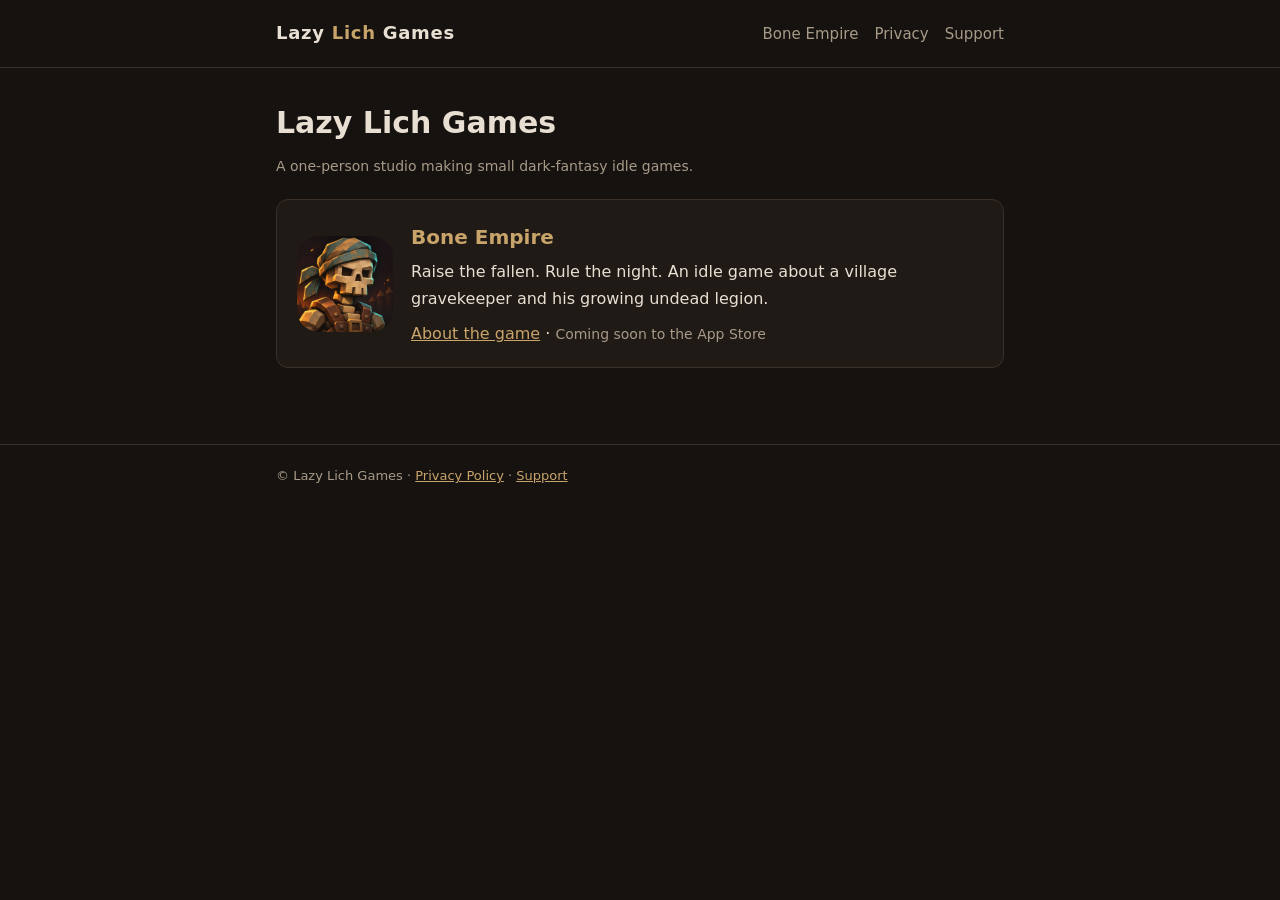
<file: index.html>
<!doctype html>
<html lang="en">
<head>
<meta charset="utf-8">
<meta name="viewport" content="width=device-width, initial-scale=1">
<title>Lazy Lich Games</title>
<meta name="description" content="Lazy Lich Games — small dark-fantasy idle games.">
<link rel="stylesheet" href="style.css">
</head>
<body>
<header class="site"><div class="wrap">
  <a class="brand" href="./">Lazy <span>Lich</span> Games</a>
  <nav><a href="bone-empire/">Bone Empire</a><a href="privacy/">Privacy</a><a href="support/">Support</a></nav>
</div></header>

<main><div class="wrap">
<h1>Lazy Lich Games</h1>
<p class="muted">A one-person studio making small dark-fantasy idle games.</p>

<div class="card game">
  <img src="bone-empire/icon.png" alt="Bone Empire icon">
  <div>
    <h2>Bone Empire</h2>
    <p style="margin:0">Raise the fallen. Rule the night. An idle game about a village gravekeeper and his growing undead legion.</p>
    <p style="margin:8px 0 0"><a href="bone-empire/">About the game</a> · <span class="muted">Coming soon to the App Store</span></p>
  </div>
</div>
</div></main>

<footer><div class="wrap">© Lazy Lich Games · <a href="privacy/">Privacy Policy</a> · <a href="support/">Support</a></div></footer>
</body>
</html>
</file>
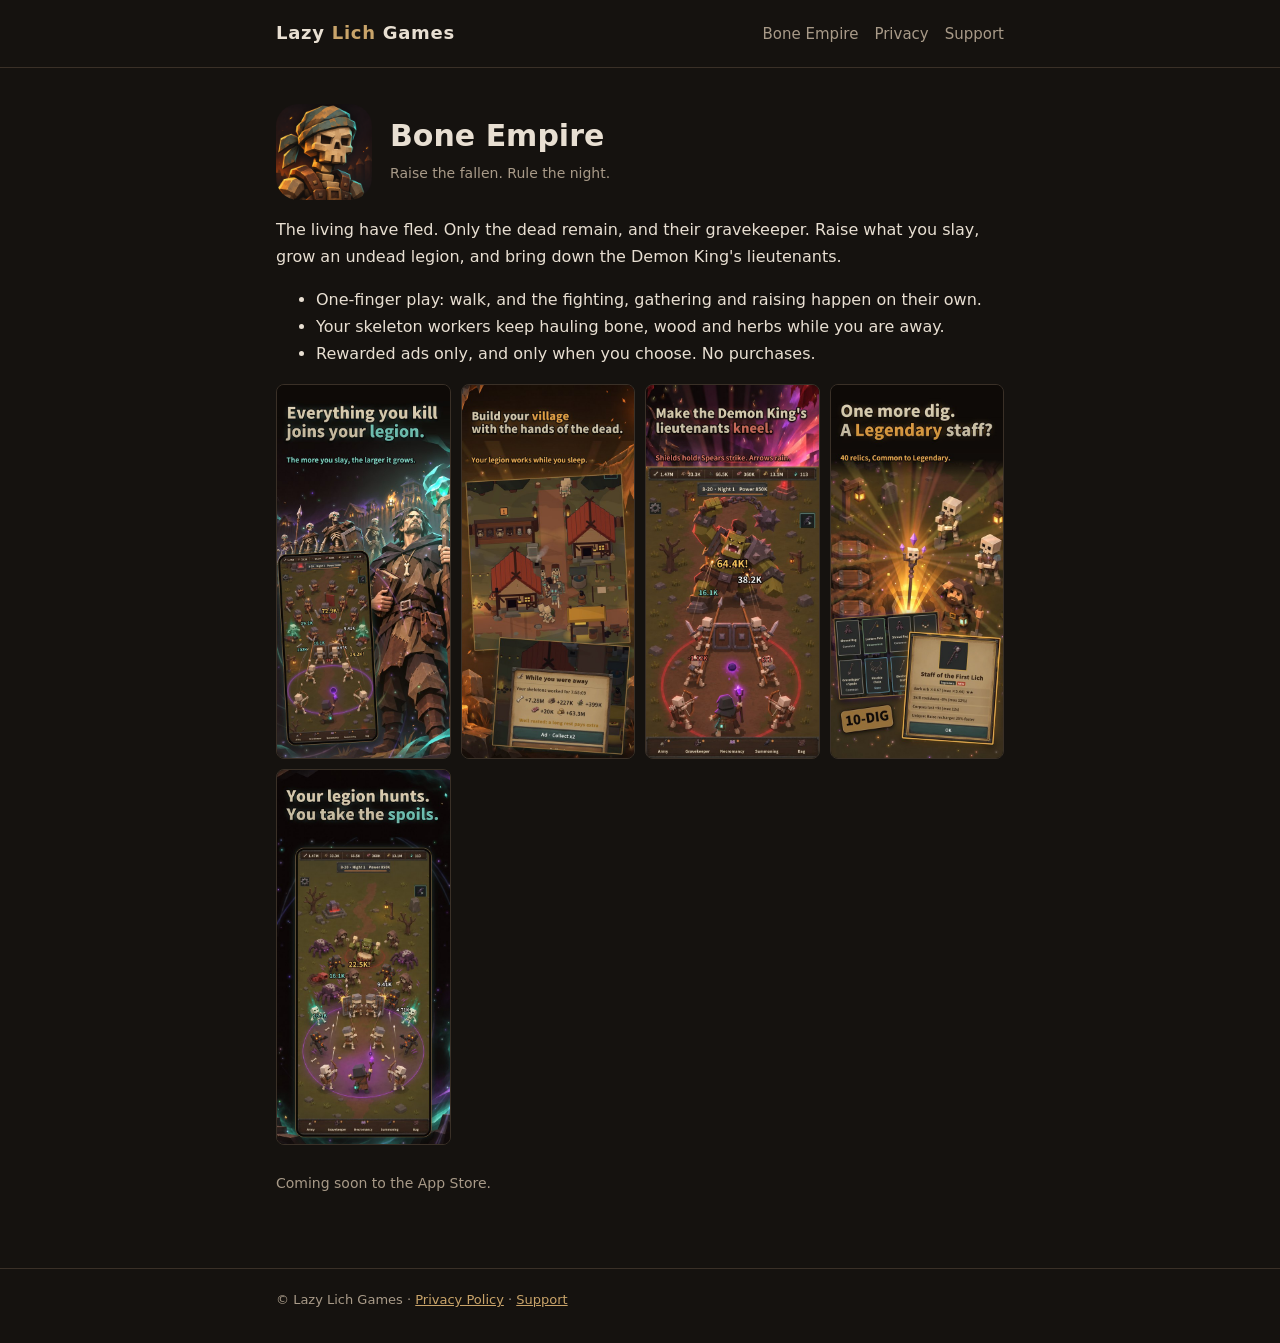
<file: bone-empire/index.html>
<!doctype html>
<html lang="en">
<head>
<meta charset="utf-8">
<meta name="viewport" content="width=device-width, initial-scale=1">
<title>Bone Empire · Lazy Lich Games</title>
<meta name="description" content="Bone Empire: an idle game about a village gravekeeper and his undead legion.">
<link rel="stylesheet" href="../style.css">
</head>
<body>
<header class="site"><div class="wrap">
  <a class="brand" href="../">Lazy <span>Lich</span> Games</a>
  <nav><a href="../bone-empire/">Bone Empire</a><a href="../privacy/">Privacy</a><a href="../support/">Support</a></nav>
</div></header>

<main><div class="wrap">
<div class="game">
  <img src="icon.png" alt="Bone Empire icon">
  <div>
    <h1>Bone Empire</h1>
    <p class="muted" style="margin:0">Raise the fallen. Rule the night.</p>
  </div>
</div>

<p>The living have fled. Only the dead remain, and their gravekeeper. Raise what you slay, grow an undead legion, and bring down the Demon King's lieutenants.</p>
<ul>
  <li>One-finger play: walk, and the fighting, gathering and raising happen on their own.</li>
  <li>Your skeleton workers keep hauling bone, wood and herbs while you are away.</li>
  <li>Rewarded ads only, and only when you choose. No purchases.</li>
</ul>

<div class="shots">
  <img src="shot1.jpg" alt="Command the dead">
  <img src="shot2.jpg" alt="Raise your village">
  <img src="shot3.jpg" alt="Make them kneel">
  <img src="shot4.jpg" alt="Unearth a legend">
  <img src="shot5.jpg" alt="The legion hunts">
</div>

<p style="margin-top:24px"><span class="muted">Coming soon to the App Store.</span></p>
</div></main>

<footer><div class="wrap">© Lazy Lich Games · <a href="../privacy/">Privacy Policy</a> · <a href="../support/">Support</a></div></footer>
</body>
</html>
</file>
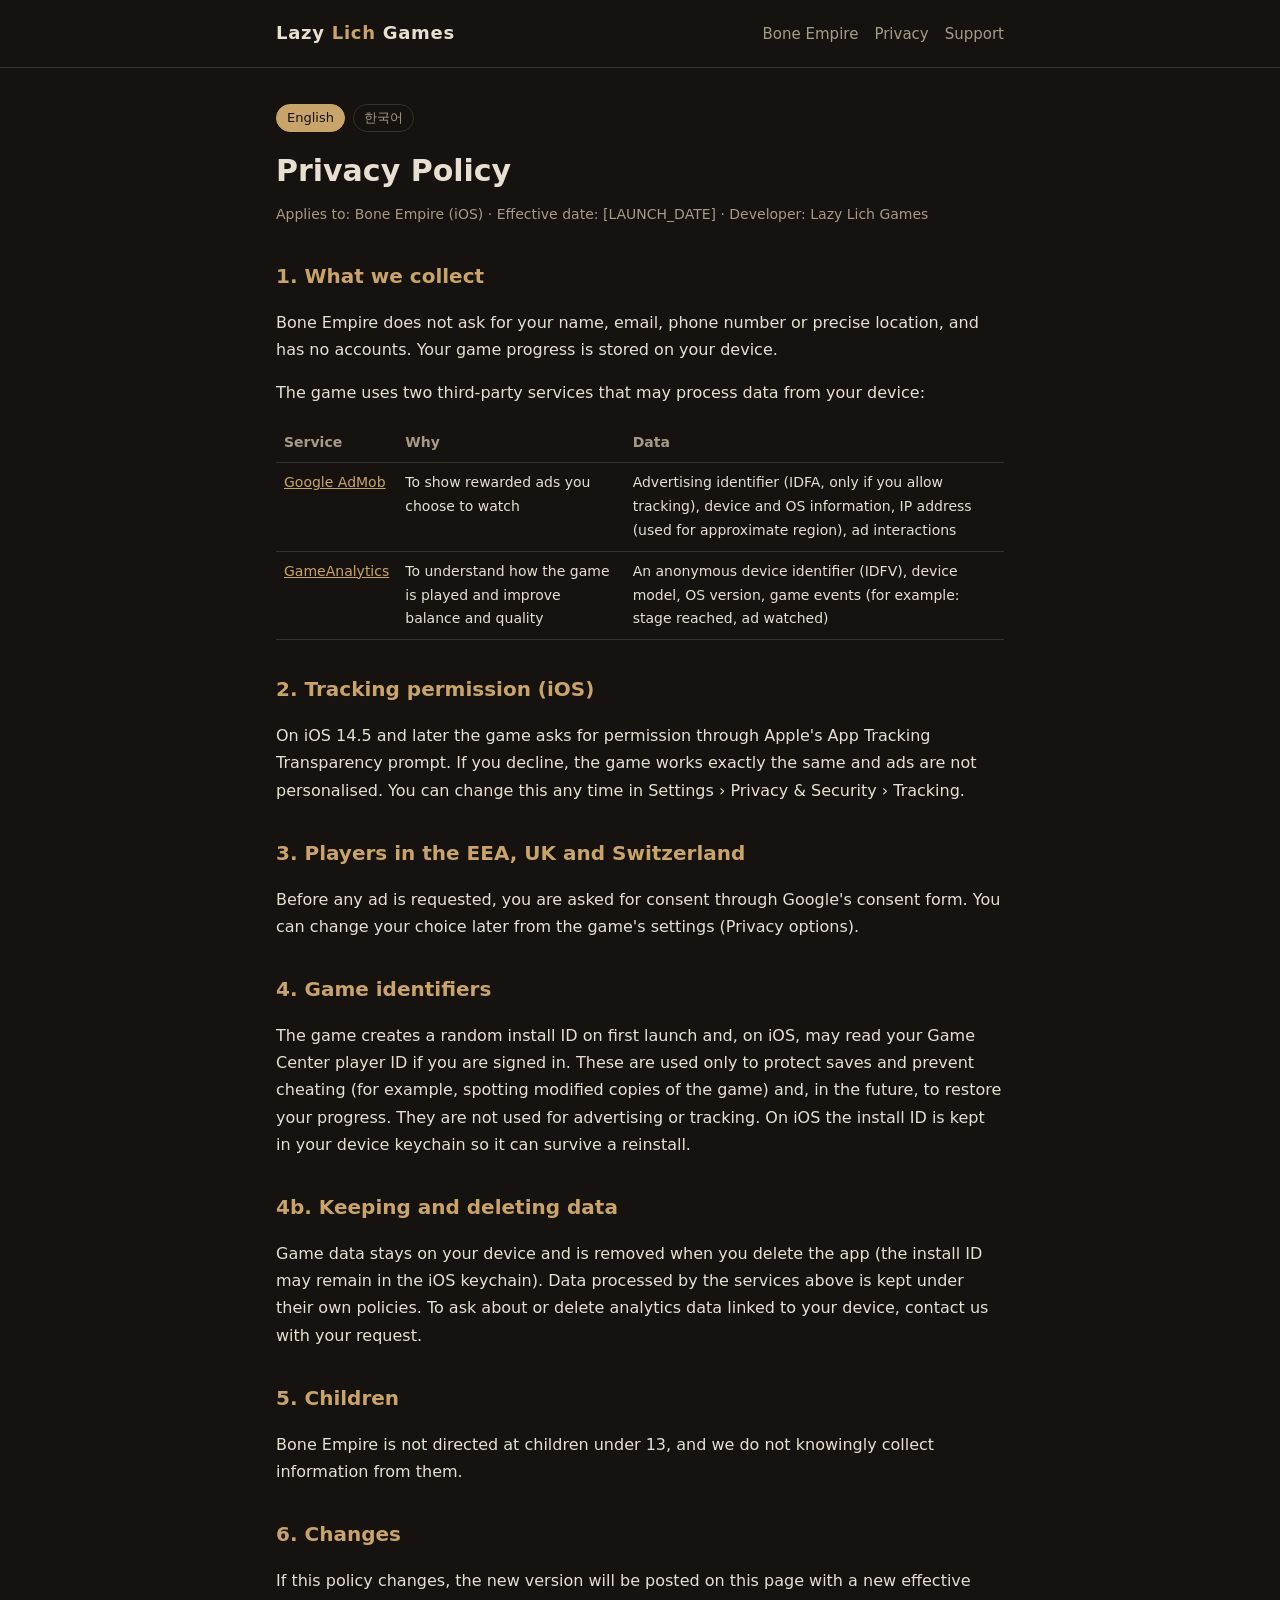
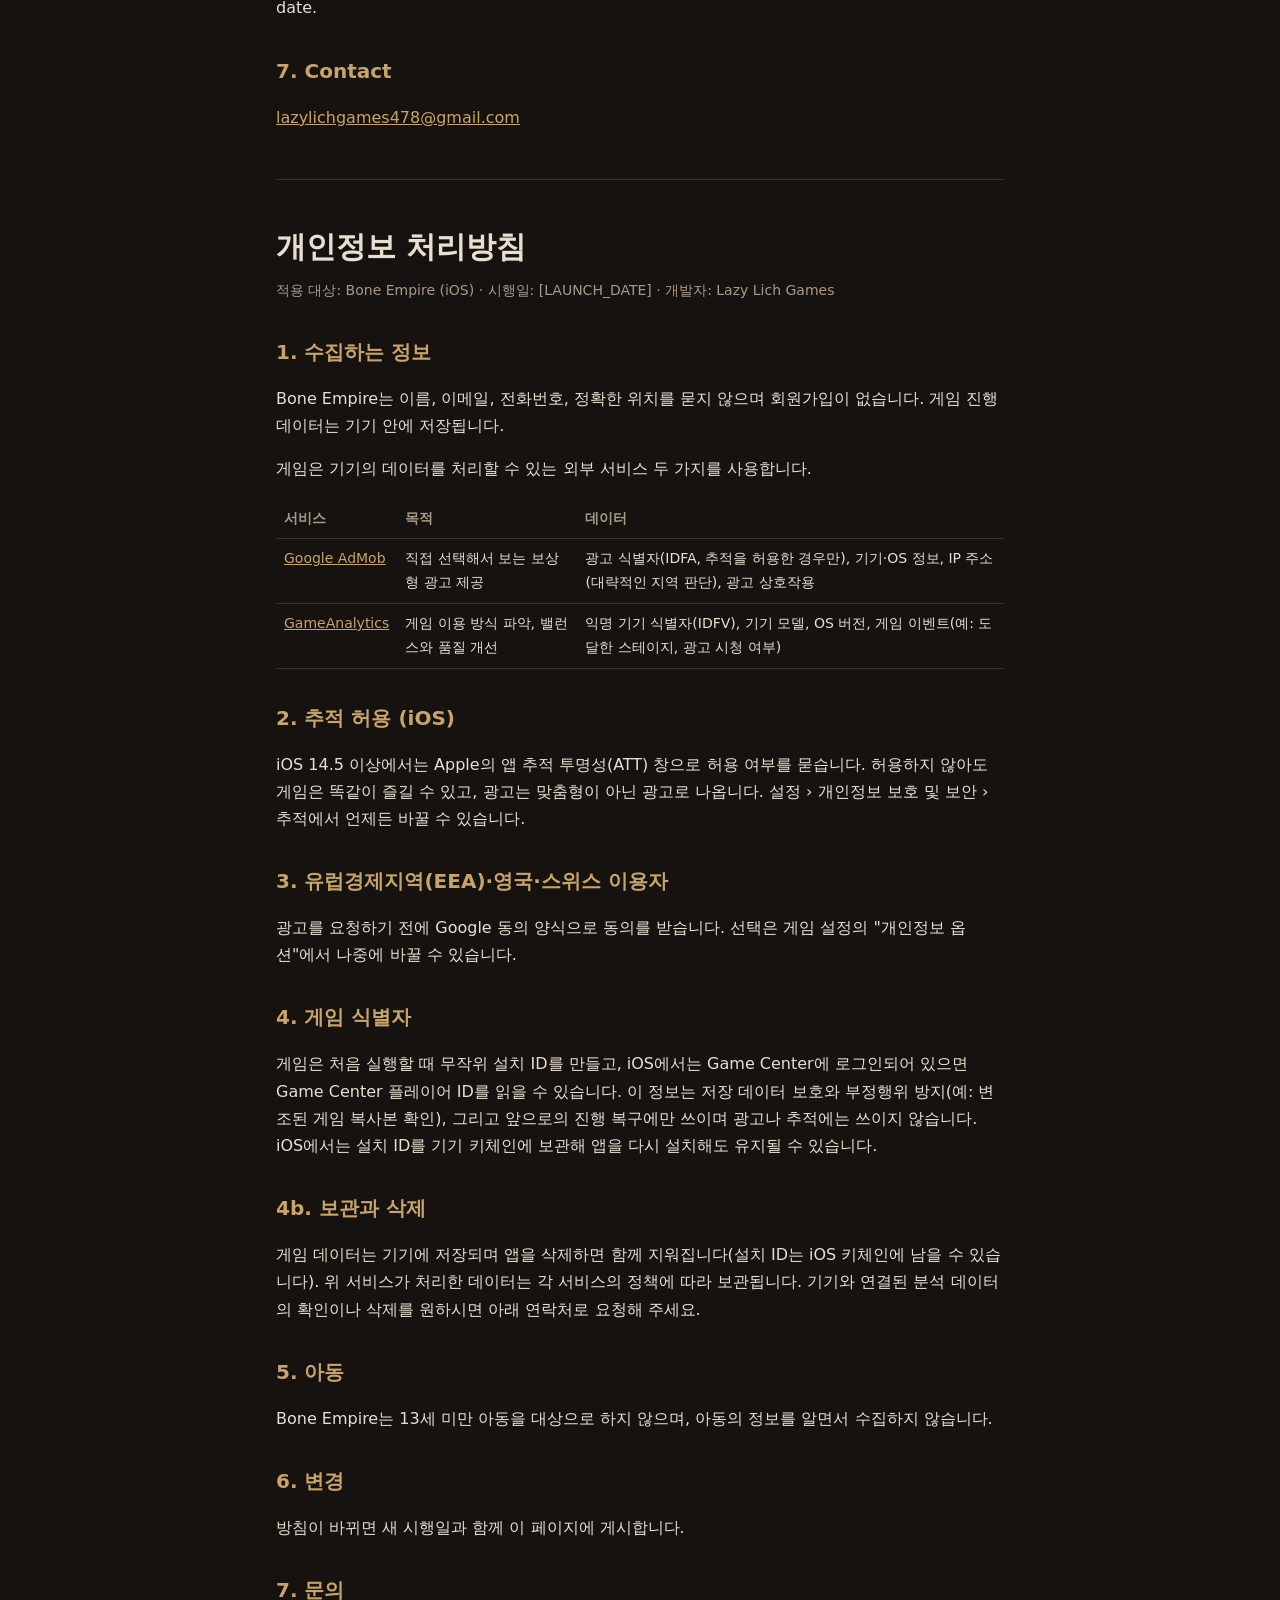
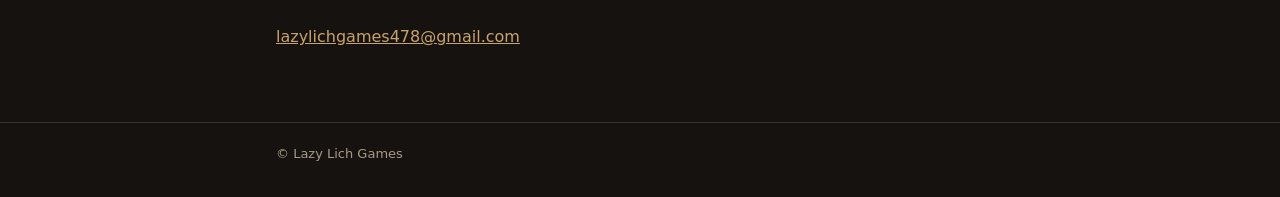
<file: privacy/index.html>
<!doctype html>
<html lang="en">
<head>
<meta charset="utf-8">
<meta name="viewport" content="width=device-width, initial-scale=1">
<title>Privacy Policy · Lazy Lich Games</title>
<meta name="description" content="Privacy policy for Bone Empire and other games by Lazy Lich Games.">
<link rel="stylesheet" href="../style.css">
</head>
<body>
<header class="site"><div class="wrap">
  <a class="brand" href="../">Lazy <span>Lich</span> Games</a>
  <nav><a href="../bone-empire/">Bone Empire</a><a href="../privacy/">Privacy</a><a href="../support/">Support</a></nav>
</div></header>

<main><div class="wrap">
<div class="lang"><a href="#en" class="on">English</a><a href="#ko">한국어</a></div>

<section id="en">
<h1>Privacy Policy</h1>
<p class="muted">Applies to: Bone Empire (iOS) · Effective date: [LAUNCH_DATE] · Developer: Lazy Lich Games</p>

<h2>1. What we collect</h2>
<p>Bone Empire does not ask for your name, email, phone number or precise location, and has no accounts. Your game progress is stored on your device.</p>
<p>The game uses two third-party services that may process data from your device:</p>
<div class="table-scroll"><table>
<tr><th>Service</th><th>Why</th><th>Data</th></tr>
<tr><td><a href="https://policies.google.com/privacy">Google AdMob</a></td><td>To show rewarded ads you choose to watch</td><td>Advertising identifier (IDFA, only if you allow tracking), device and OS information, IP address (used for approximate region), ad interactions</td></tr>
<tr><td><a href="https://gameanalytics.com/privacy/">GameAnalytics</a></td><td>To understand how the game is played and improve balance and quality</td><td>An anonymous device identifier (IDFV), device model, OS version, game events (for example: stage reached, ad watched)</td></tr>
</table></div>

<h2>2. Tracking permission (iOS)</h2>
<p>On iOS 14.5 and later the game asks for permission through Apple's App Tracking Transparency prompt. If you decline, the game works exactly the same and ads are not personalised. You can change this any time in Settings › Privacy &amp; Security › Tracking.</p>

<h2>3. Players in the EEA, UK and Switzerland</h2>
<p>Before any ad is requested, you are asked for consent through Google's consent form. You can change your choice later from the game's settings (Privacy options).</p>

<h2>4. Game identifiers</h2>
<p>The game creates a random install ID on first launch and, on iOS, may read your Game Center player ID if you are signed in. These are used only to protect saves and prevent cheating (for example, spotting modified copies of the game) and, in the future, to restore your progress. They are not used for advertising or tracking. On iOS the install ID is kept in your device keychain so it can survive a reinstall.</p>

<h2>4b. Keeping and deleting data</h2>
<p>Game data stays on your device and is removed when you delete the app (the install ID may remain in the iOS keychain). Data processed by the services above is kept under their own policies. To ask about or delete analytics data linked to your device, contact us with your request.</p>

<h2>5. Children</h2>
<p>Bone Empire is not directed at children under 13, and we do not knowingly collect information from them.</p>

<h2>6. Changes</h2>
<p>If this policy changes, the new version will be posted on this page with a new effective date.</p>

<h2>7. Contact</h2>
<p><a href="mailto:lazylichgames478@gmail.com">lazylichgames478@gmail.com</a></p>
</section>

<hr style="border:none;border-top:1px solid var(--line);margin:48px 0">

<section id="ko" lang="ko">
<h1>개인정보 처리방침</h1>
<p class="muted">적용 대상: Bone Empire (iOS) · 시행일: [LAUNCH_DATE] · 개발자: Lazy Lich Games</p>

<h2>1. 수집하는 정보</h2>
<p>Bone Empire는 이름, 이메일, 전화번호, 정확한 위치를 묻지 않으며 회원가입이 없습니다. 게임 진행 데이터는 기기 안에 저장됩니다.</p>
<p>게임은 기기의 데이터를 처리할 수 있는 외부 서비스 두 가지를 사용합니다.</p>
<div class="table-scroll"><table>
<tr><th>서비스</th><th>목적</th><th>데이터</th></tr>
<tr><td><a href="https://policies.google.com/privacy">Google AdMob</a></td><td>직접 선택해서 보는 보상형 광고 제공</td><td>광고 식별자(IDFA, 추적을 허용한 경우만), 기기·OS 정보, IP 주소(대략적인 지역 판단), 광고 상호작용</td></tr>
<tr><td><a href="https://gameanalytics.com/privacy/">GameAnalytics</a></td><td>게임 이용 방식 파악, 밸런스와 품질 개선</td><td>익명 기기 식별자(IDFV), 기기 모델, OS 버전, 게임 이벤트(예: 도달한 스테이지, 광고 시청 여부)</td></tr>
</table></div>

<h2>2. 추적 허용 (iOS)</h2>
<p>iOS 14.5 이상에서는 Apple의 앱 추적 투명성(ATT) 창으로 허용 여부를 묻습니다. 허용하지 않아도 게임은 똑같이 즐길 수 있고, 광고는 맞춤형이 아닌 광고로 나옵니다. 설정 › 개인정보 보호 및 보안 › 추적에서 언제든 바꿀 수 있습니다.</p>

<h2>3. 유럽경제지역(EEA)·영국·스위스 이용자</h2>
<p>광고를 요청하기 전에 Google 동의 양식으로 동의를 받습니다. 선택은 게임 설정의 "개인정보 옵션"에서 나중에 바꿀 수 있습니다.</p>

<h2>4. 게임 식별자</h2>
<p>게임은 처음 실행할 때 무작위 설치 ID를 만들고, iOS에서는 Game Center에 로그인되어 있으면 Game Center 플레이어 ID를 읽을 수 있습니다. 이 정보는 저장 데이터 보호와 부정행위 방지(예: 변조된 게임 복사본 확인), 그리고 앞으로의 진행 복구에만 쓰이며 광고나 추적에는 쓰이지 않습니다. iOS에서는 설치 ID를 기기 키체인에 보관해 앱을 다시 설치해도 유지될 수 있습니다.</p>

<h2>4b. 보관과 삭제</h2>
<p>게임 데이터는 기기에 저장되며 앱을 삭제하면 함께 지워집니다(설치 ID는 iOS 키체인에 남을 수 있습니다). 위 서비스가 처리한 데이터는 각 서비스의 정책에 따라 보관됩니다. 기기와 연결된 분석 데이터의 확인이나 삭제를 원하시면 아래 연락처로 요청해 주세요.</p>

<h2>5. 아동</h2>
<p>Bone Empire는 13세 미만 아동을 대상으로 하지 않으며, 아동의 정보를 알면서 수집하지 않습니다.</p>

<h2>6. 변경</h2>
<p>방침이 바뀌면 새 시행일과 함께 이 페이지에 게시합니다.</p>

<h2>7. 문의</h2>
<p><a href="mailto:lazylichgames478@gmail.com">lazylichgames478@gmail.com</a></p>
</section>
</div></main>

<footer><div class="wrap">© Lazy Lich Games</div></footer>
</body>
</html>
</file>
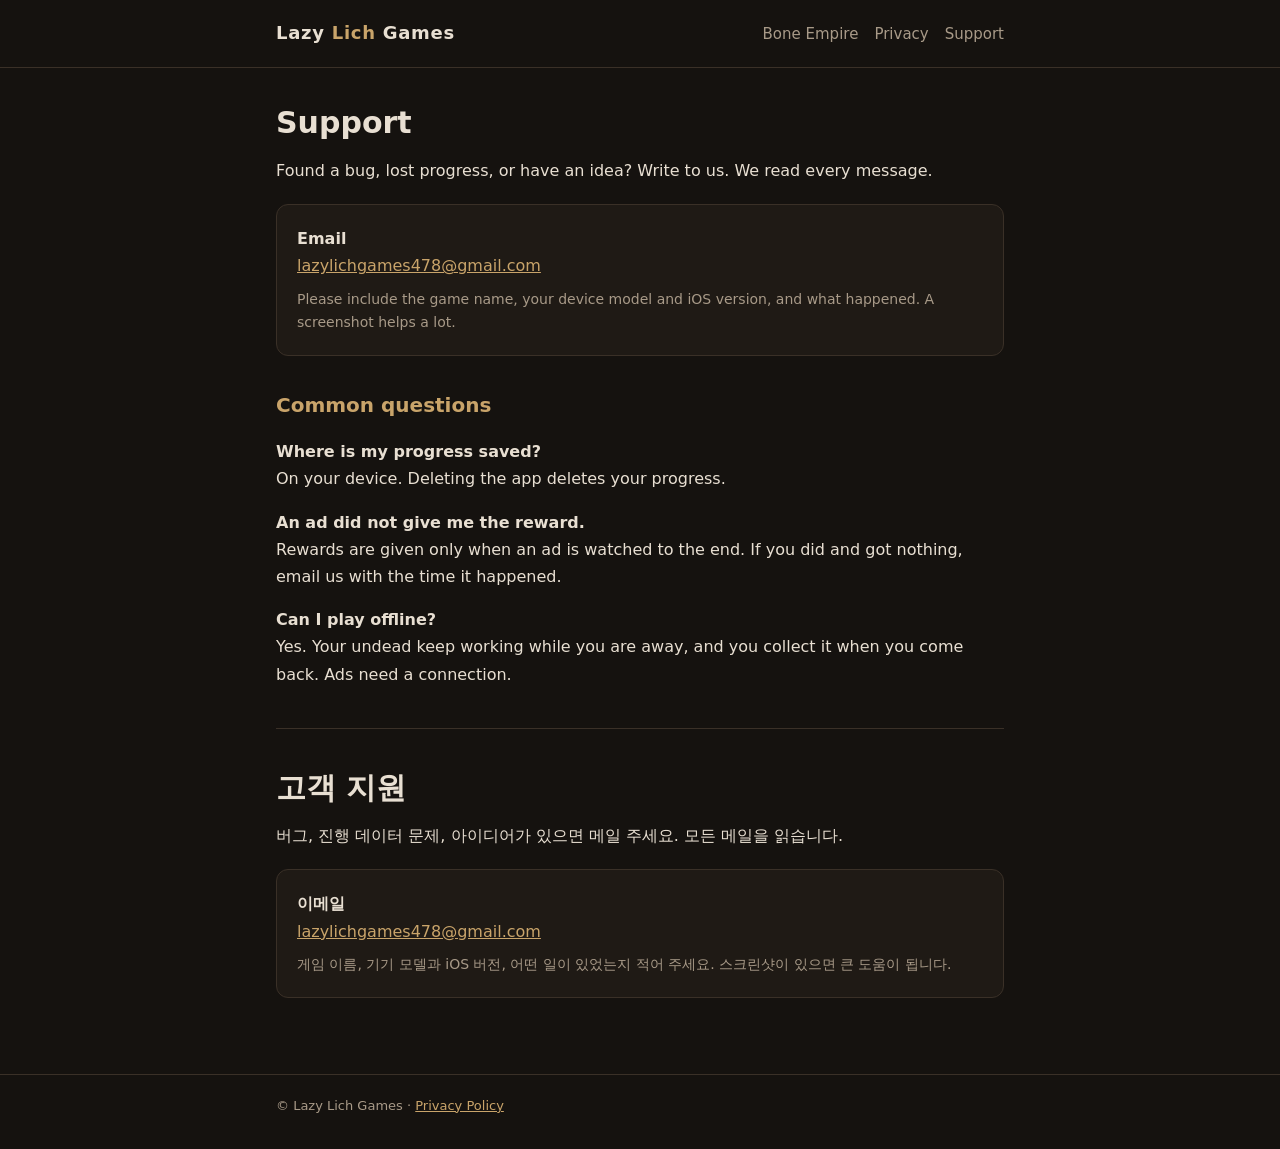
<file: support/index.html>
<!doctype html>
<html lang="en">
<head>
<meta charset="utf-8">
<meta name="viewport" content="width=device-width, initial-scale=1">
<title>Support · Lazy Lich Games</title>
<meta name="description" content="Help and contact for Bone Empire and other games by Lazy Lich Games.">
<link rel="stylesheet" href="../style.css">
</head>
<body>
<header class="site"><div class="wrap">
  <a class="brand" href="../">Lazy <span>Lich</span> Games</a>
  <nav><a href="../bone-empire/">Bone Empire</a><a href="../privacy/">Privacy</a><a href="../support/">Support</a></nav>
</div></header>

<main><div class="wrap">
<h1>Support</h1>
<p>Found a bug, lost progress, or have an idea? Write to us. We read every message.</p>
<div class="card">
  <p style="margin:0"><strong>Email</strong><br><a href="mailto:lazylichgames478@gmail.com">lazylichgames478@gmail.com</a></p>
  <p class="muted" style="margin:8px 0 0">Please include the game name, your device model and iOS version, and what happened. A screenshot helps a lot.</p>
</div>

<h2>Common questions</h2>
<p><strong>Where is my progress saved?</strong><br>On your device. Deleting the app deletes your progress.</p>
<p><strong>An ad did not give me the reward.</strong><br>Rewards are given only when an ad is watched to the end. If you did and got nothing, email us with the time it happened.</p>
<p><strong>Can I play offline?</strong><br>Yes. Your undead keep working while you are away, and you collect it when you come back. Ads need a connection.</p>

<hr style="border:none;border-top:1px solid var(--line);margin:40px 0">

<section lang="ko">
<h1>고객 지원</h1>
<p>버그, 진행 데이터 문제, 아이디어가 있으면 메일 주세요. 모든 메일을 읽습니다.</p>
<div class="card">
  <p style="margin:0"><strong>이메일</strong><br><a href="mailto:lazylichgames478@gmail.com">lazylichgames478@gmail.com</a></p>
  <p class="muted" style="margin:8px 0 0">게임 이름, 기기 모델과 iOS 버전, 어떤 일이 있었는지 적어 주세요. 스크린샷이 있으면 큰 도움이 됩니다.</p>
</div>
</section>
</div></main>

<footer><div class="wrap">© Lazy Lich Games · <a href="../privacy/">Privacy Policy</a></div></footer>
</body>
</html>
</file>
<file: style.css>
:root {
  --bg: #15120f;
  --panel: #1f1a15;
  --line: #3a3027;
  --text: #e8dfd2;
  --muted: #a89a88;
  --accent: #c9a46a;
  --soul: #7fd3c4;
}
* { box-sizing: border-box; }
html { -webkit-text-size-adjust: 100%; }
body {
  margin: 0;
  background: var(--bg);
  color: var(--text);
  font: 16px/1.7 "Noto Sans KR", "Noto Sans", system-ui, -apple-system, "Segoe UI", sans-serif;
}
a { color: var(--accent); }
a:hover { color: var(--soul); }
.wrap { max-width: 760px; margin: 0 auto; padding: 0 16px; }
header.site {
  border-bottom: 1px solid var(--line);
  padding: 18px 0;
}
header.site .wrap { display: flex; align-items: center; justify-content: space-between; gap: 12px; flex-wrap: wrap; }
.brand { font-weight: 700; letter-spacing: .04em; color: var(--text); text-decoration: none; font-size: 18px; }
.brand span { color: var(--accent); }
nav a { margin-left: 16px; text-decoration: none; color: var(--muted); font-size: 15px; }
nav a:first-child { margin-left: 0; }
nav a:hover { color: var(--text); }
main { padding: 36px 0 56px; }
h1 { font-size: 30px; line-height: 1.25; margin: 0 0 8px; }
h2 { font-size: 20px; margin: 32px 0 8px; color: var(--accent); }
p, li { color: var(--text); }
.muted { color: var(--muted); font-size: 14px; }
.card {
  background: var(--panel);
  border: 1px solid var(--line);
  border-radius: 12px;
  padding: 20px;
  margin: 20px 0;
}
.game { display: flex; gap: 18px; align-items: center; }
.game img { width: 96px; height: 96px; border-radius: 22px; flex: none; }
.game h2 { margin: 0 0 4px; }
.shots { display: grid; grid-template-columns: repeat(auto-fill, minmax(160px, 1fr)); gap: 10px; margin-top: 16px; }
.shots img { width: 100%; border-radius: 8px; border: 1px solid var(--line); display: block; }
.lang { display: flex; gap: 8px; flex-wrap: wrap; margin: 0 0 20px; }
.lang a {
  font-size: 13px; text-decoration: none; color: var(--muted);
  border: 1px solid var(--line); border-radius: 999px; padding: 2px 10px;
}
.lang a.on { color: var(--bg); background: var(--accent); border-color: var(--accent); }
table { border-collapse: collapse; width: 100%; font-size: 14px; }
th, td { text-align: left; padding: 8px; border-bottom: 1px solid var(--line); vertical-align: top; }
th { color: var(--muted); font-weight: 600; }
.table-scroll { overflow-x: auto; }
footer { border-top: 1px solid var(--line); padding: 20px 0 32px; color: var(--muted); font-size: 13px; }
@media (max-width: 520px) {
  h1 { font-size: 24px; }
  .game { flex-direction: column; align-items: flex-start; }
  nav a { margin-left: 12px; }
}
</file>
